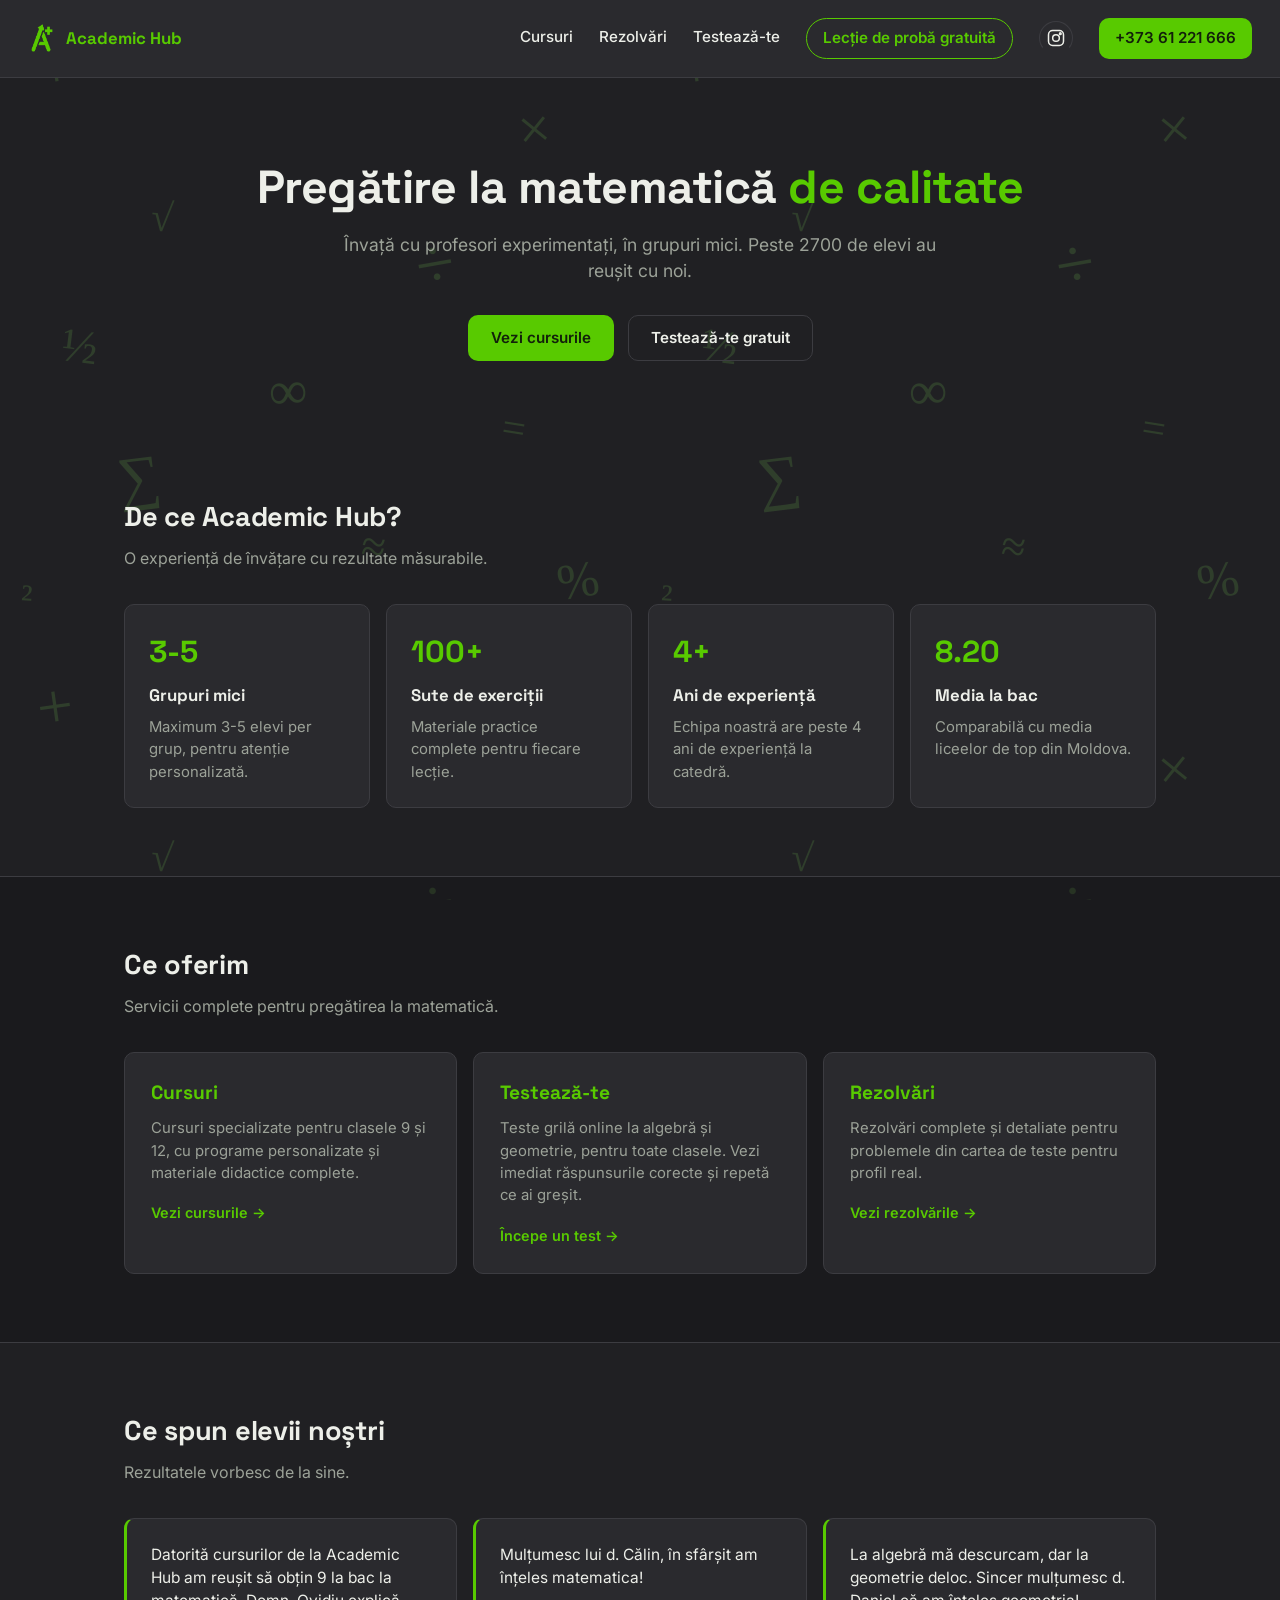
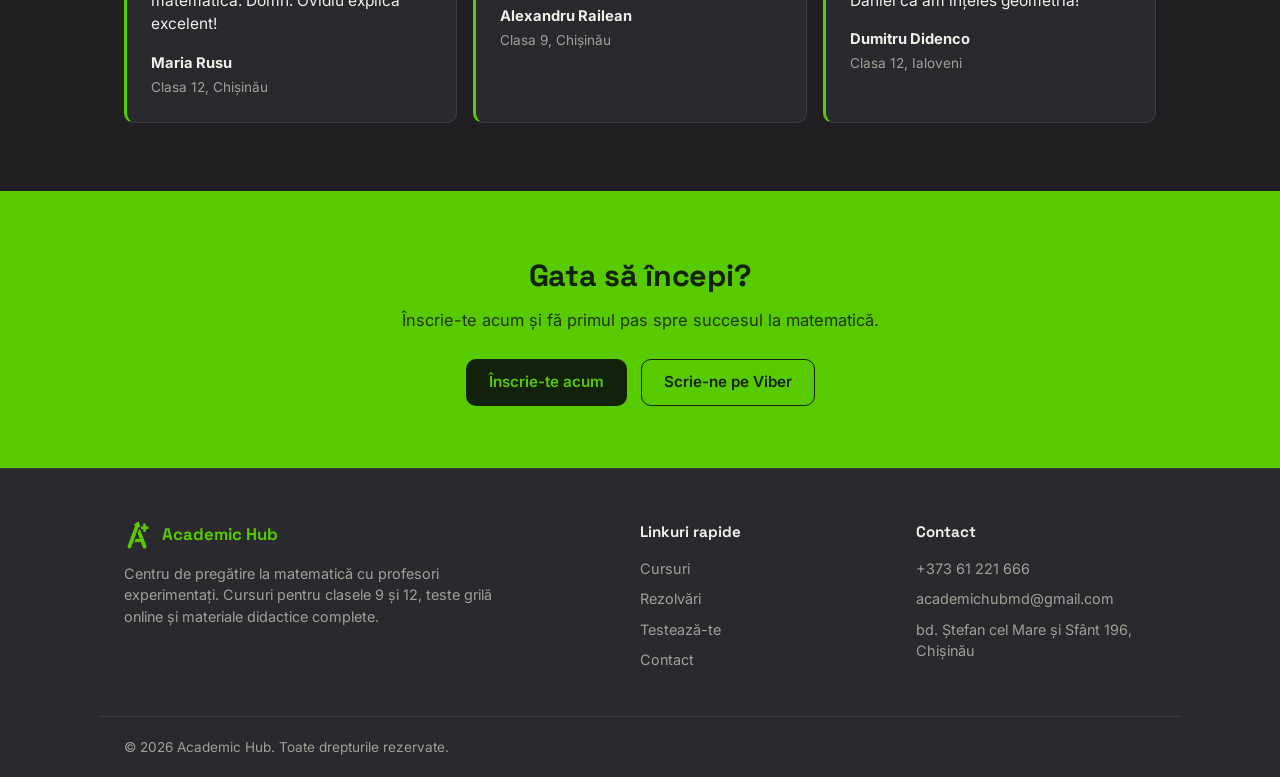
<file: index.html>
<!DOCTYPE html>
<html lang="ro">
<head>
<meta charset="UTF-8">
<meta name="viewport" content="width=device-width, initial-scale=1.0">
<title>Cursuri și Meditații Matematică Chișinău — Academic Hub</title>
<meta name="description" content="Cursuri și meditații matematică în Chișinău, pentru clasele 5-12. Pregătire pentru BAC și examenul de clasa 9, grupuri mici, profesori experimentați, teste grilă gratuite.">
<link rel="icon" href="favicon.ico" sizes="any">
<link rel="icon" href="logo.png" type="image/png">
<link rel="apple-touch-icon" href="apple-touch-icon.png">
<link rel="preconnect" href="https://fonts.googleapis.com">
<link href="https://fonts.googleapis.com/css2?family=Space+Grotesk:wght@500;700&family=Inter:wght@400;500;600&display=swap" rel="stylesheet">
<link rel="stylesheet" href="style.css">
<script type="application/ld+json">
{
  "@context": "https://schema.org",
  "@type": "EducationalOrganization",
  "name": "Academic Hub",
  "url": "https://academichub.md",
  "logo": "https://academichub.md/logo.png",
  "description": "Centru de pregătire la matematică în Chișinău, cu cursuri pentru clasele 9 și 12, meditații individuale și teste grilă online gratuite pentru clasele 5-12.",
  "address": {
    "@type": "PostalAddress",
    "streetAddress": "bd. Ștefan cel Mare și Sfânt 196",
    "addressLocality": "Chișinău",
    "addressCountry": "MD"
  },
  "telephone": "+37361221666",
  "email": "academichubmd@gmail.com",
  "sameAs": [
    "https://www.instagram.com/academichub.md"
  ]
}
</script>
</head>
<body>

<header class="site-header">
  <a class="brand" href="index.html">
    <img class="brand-mark" src="logo.png" alt="Academic Hub">
    <span class="brand-name">Academic Hub</span>
  </a>
  <button class="nav-toggle" id="nav-toggle" aria-expanded="false" aria-label="Meniu">
    <span></span><span></span><span></span>
  </button>
  <nav class="site-nav" id="site-nav">
    <a href="cursuri.html">Cursuri</a>
    <a href="rezolvari.html">Rezolvări</a>
    <a href="teste.html">Testează-te</a>
    <a class="nav-highlight" href="contact.html">Lecție de probă gratuită</a>
    <a class="nav-icon" href="https://www.instagram.com/academichub.md" target="_blank" rel="noopener" aria-label="Instagram">
      <svg viewBox="0 0 24 24" width="20" height="20" fill="none" stroke="currentColor" stroke-width="1.8">
        <rect x="3" y="3" width="18" height="18" rx="5"/>
        <circle cx="12" cy="12" r="4"/>
        <circle cx="17.2" cy="6.8" r="1"/>
      </svg>
    </a>
    <a class="nav-cta" href="tel:+37361221666">+373 61 221 666</a>
  </nav>
</header>

<main>

<section class="hero">
  <div class="wrap">
    <h1>Pregătire la matematică <span class="accent-text">de calitate</span></h1>
    <p class="hero-lead">Învață cu profesori experimentați, în grupuri mici. Peste 2700 de elevi au reușit cu noi.</p>
    <div class="hero-actions">
      <a class="btn-primary" href="cursuri.html">Vezi cursurile</a>
      <a class="btn-secondary" href="teste.html">Testează-te gratuit</a>
    </div>
  </div>
</section>

<section class="section">
  <div class="wrap">
    <h2 class="section-heading">De ce Academic Hub?</h2>
    <p class="section-sub">O experiență de învățare cu rezultate măsurabile.</p>
    <div class="feature-grid">
      <div class="feature-card">
        <span class="feature-num">3-5</span>
        <h3>Grupuri mici</h3>
        <p>Maximum 3-5 elevi per grup, pentru atenție personalizată.</p>
      </div>
      <div class="feature-card">
        <span class="feature-num">100+</span>
        <h3>Sute de exerciții</h3>
        <p>Materiale practice complete pentru fiecare lecție.</p>
      </div>
      <div class="feature-card">
        <span class="feature-num">4+</span>
        <h3>Ani de experiență</h3>
        <p>Echipa noastră are peste 4 ani de experiență la catedră.</p>
      </div>
      <div class="feature-card">
        <span class="feature-num">8.20</span>
        <h3>Media la bac</h3>
        <p>Comparabilă cu media liceelor de top din Moldova.</p>
      </div>
    </div>
  </div>
</section>

<section class="section section-alt">
  <div class="wrap">
    <h2 class="section-heading">Ce oferim</h2>
    <p class="section-sub">Servicii complete pentru pregătirea la matematică.</p>
    <div class="offer-grid">
      <a class="offer-card" href="cursuri.html">
        <h3>Cursuri</h3>
        <p>Cursuri specializate pentru clasele 9 și 12, cu programe personalizate și materiale didactice complete.</p>
        <span class="offer-link">Vezi cursurile →</span>
      </a>
      <a class="offer-card" href="teste.html">
        <h3>Testează-te</h3>
        <p>Teste grilă online la algebră și geometrie, pentru toate clasele. Vezi imediat răspunsurile corecte și repetă ce ai greșit.</p>
        <span class="offer-link">Începe un test →</span>
      </a>
      <a class="offer-card" href="rezolvari.html">
        <h3>Rezolvări</h3>
        <p>Rezolvări complete și detaliate pentru problemele din cartea de teste pentru profil real.</p>
        <span class="offer-link">Vezi rezolvările →</span>
      </a>
    </div>
  </div>
</section>

<section class="section">
  <div class="wrap">
    <h2 class="section-heading">Ce spun elevii noștri</h2>
    <p class="section-sub">Rezultatele vorbesc de la sine.</p>
    <div class="testimonial-grid">
      <blockquote class="testimonial">
        <p>Datorită cursurilor de la Academic Hub am reușit să obțin 9 la bac la matematică. Domn. Ovidiu explică excelent!</p>
        <footer><strong>Maria Rusu</strong><span>Clasa 12, Chișinău</span></footer>
      </blockquote>
      <blockquote class="testimonial">
        <p>Mulțumesc lui d. Călin, în sfârșit am înțeles matematica!</p>
        <footer><strong>Alexandru Railean</strong><span>Clasa 9, Chișinău</span></footer>
      </blockquote>
      <blockquote class="testimonial">
        <p>La algebră mă descurcam, dar la geometrie deloc. Sincer mulțumesc d. Daniel că am înțeles geometria!</p>
        <footer><strong>Dumitru Didenco</strong><span>Clasa 12, Ialoveni</span></footer>
      </blockquote>
    </div>
  </div>
</section>

<section class="cta-band">
  <div class="wrap">
    <h2>Gata să începi?</h2>
    <p>Înscrie-te acum și fă primul pas spre succesul la matematică.</p>
    <div class="hero-actions">
      <a class="btn-primary" href="contact.html">Înscrie-te acum</a>
      <a class="btn-secondary" href="viber://chat?number=37361221666">Scrie-ne pe Viber</a>
    </div>
  </div>
</section>

</main>

<footer class="site-footer">
  <div class="wrap footer-grid">
    <div>
      <div class="brand footer-brand">
        <img class="brand-mark" src="logo.png" alt="">
        <span class="brand-name">Academic Hub</span>
      </div>
      <p class="footer-text">Centru de pregătire la matematică cu profesori experimentați. Cursuri pentru clasele 9 și 12, teste grilă online și materiale didactice complete.</p>
    </div>
    <div>
      <h4>Linkuri rapide</h4>
      <ul class="footer-links">
        <li><a href="cursuri.html">Cursuri</a></li>
        <li><a href="rezolvari.html">Rezolvări</a></li>
        <li><a href="teste.html">Testează-te</a></li>
        <li><a href="contact.html">Contact</a></li>
      </ul>
    </div>
    <div>
      <h4>Contact</h4>
      <ul class="footer-links">
        <li><a href="tel:+37361221666">+373 61 221 666</a></li>
        <li><a href="mailto:academichubmd@gmail.com">academichubmd@gmail.com</a></li>
        <li>bd. Ștefan cel Mare și Sfânt 196, Chișinău</li>
      </ul>
    </div>
  </div>
  <div class="wrap footer-bottom">
    <span>© 2026 Academic Hub. Toate drepturile rezervate.</span>
  </div>
</footer>

<script src="site.js"></script>
</body>
</html>
</file>
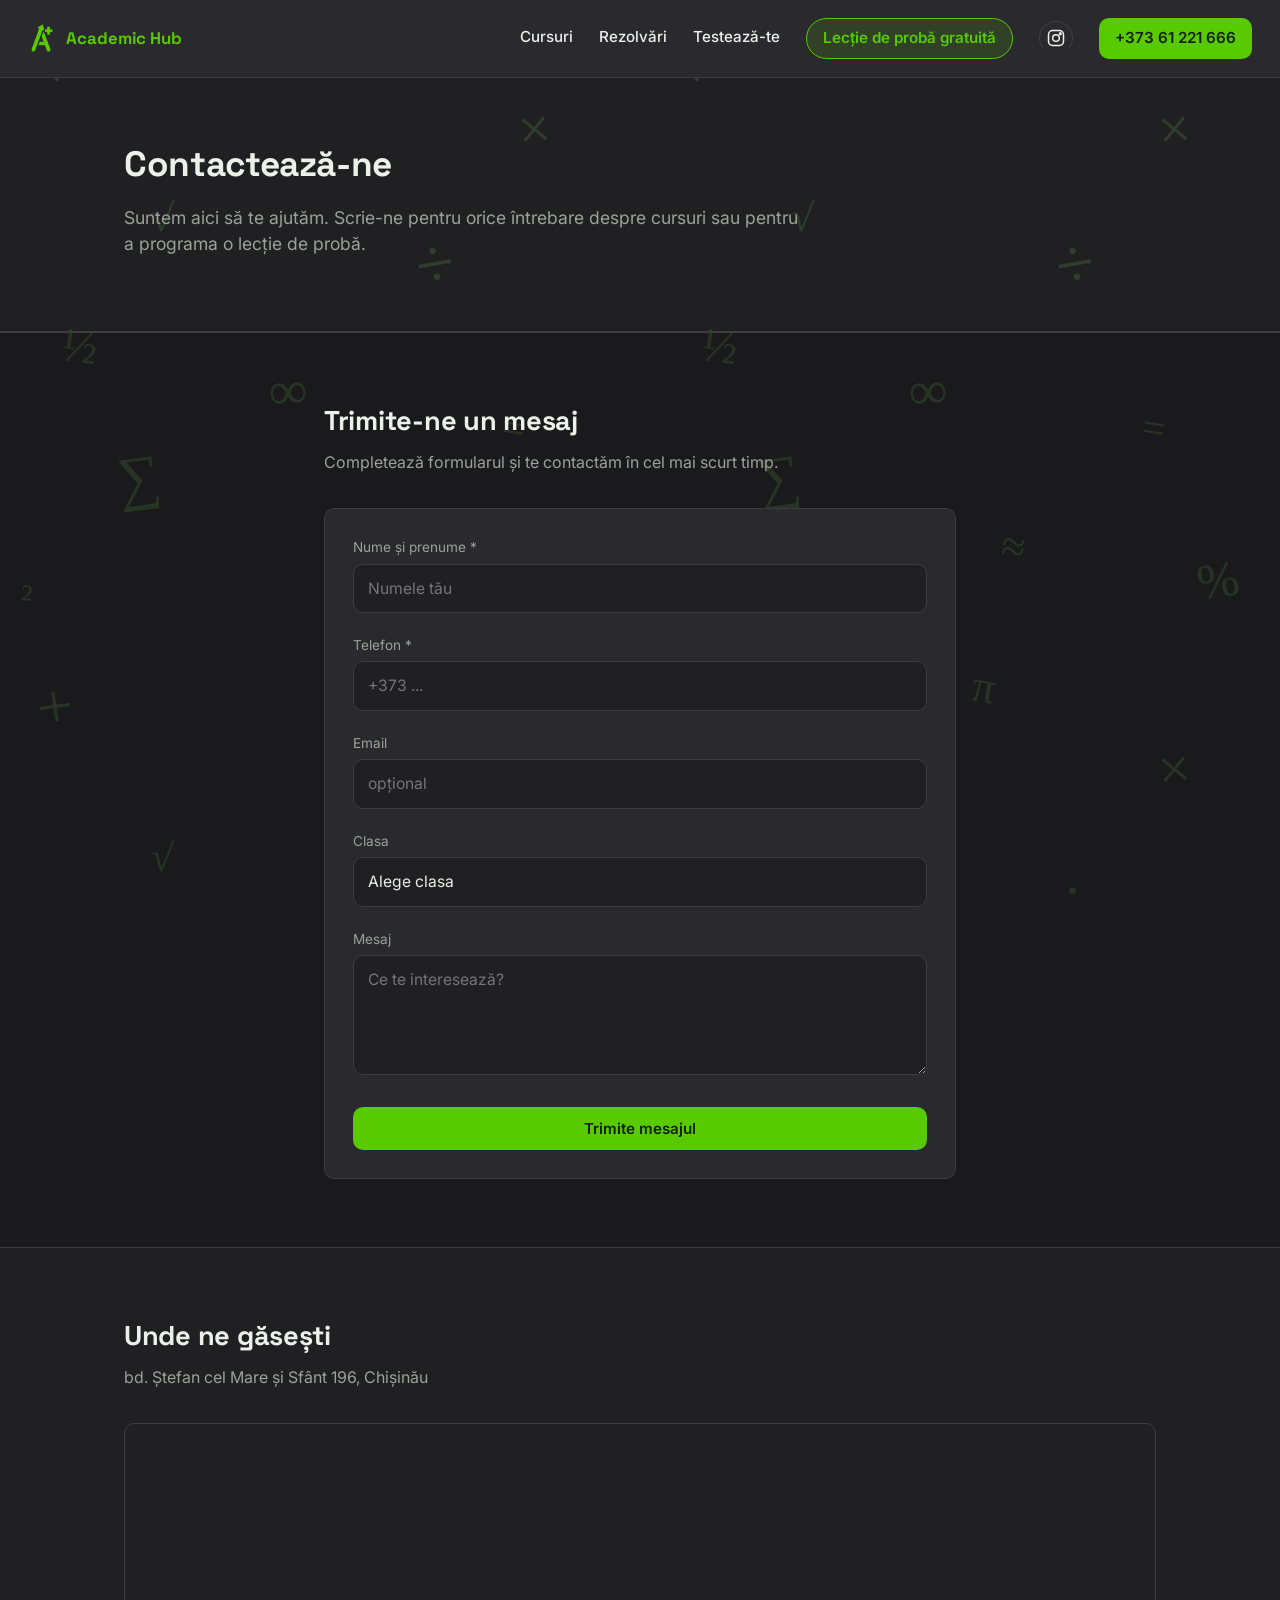
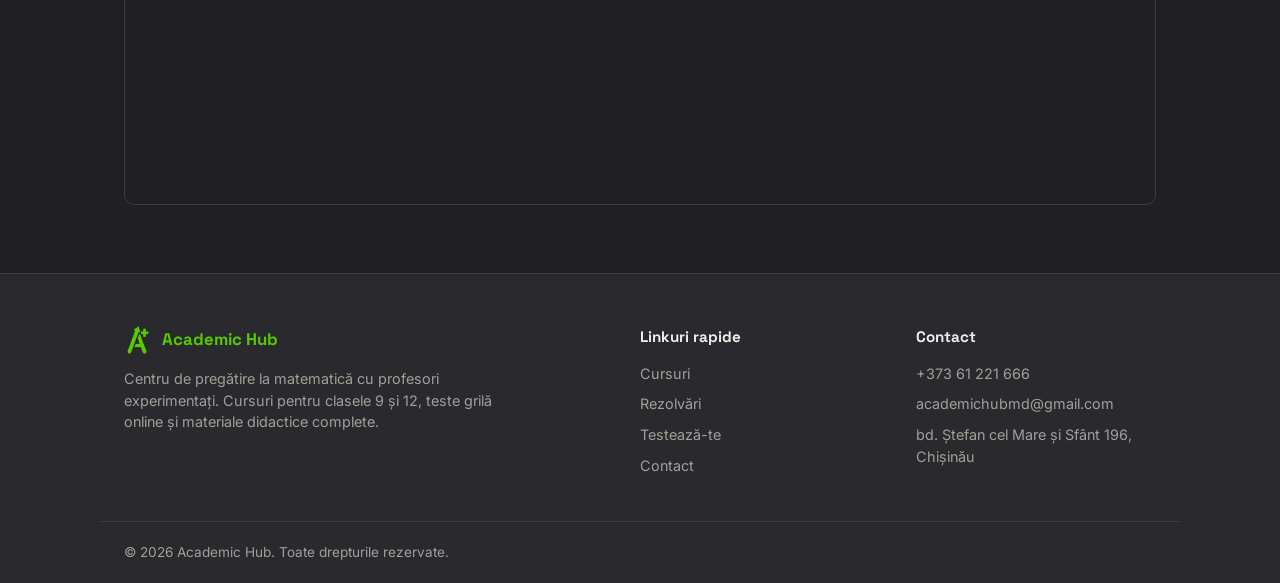
<file: contact.html>
<!DOCTYPE html>
<html lang="ro">
<head>
<meta charset="UTF-8">
<meta name="viewport" content="width=device-width, initial-scale=1.0">
<title>Contact — Lecție de Probă Gratuită | Academic Hub</title>
<meta name="description" content="Contactează Academic Hub: +373 61 221 666, bd. Ștefan cel Mare și Sfânt 196, Chișinău.">
<link rel="icon" href="favicon.ico" sizes="any">
<link rel="icon" href="logo.png" type="image/png">
<link rel="apple-touch-icon" href="apple-touch-icon.png">
<link rel="preconnect" href="https://fonts.googleapis.com">
<link href="https://fonts.googleapis.com/css2?family=Space+Grotesk:wght@500;700&family=Inter:wght@400;500;600&display=swap" rel="stylesheet">
<link rel="stylesheet" href="style.css">
</head>
<body>

<!-- Adresa unde ajung înscrierile din formular (endpointul botului de pe Railway) -->
<script>
const SITE_CONFIG = {
  FORM_ENDPOINT: "https://NUMELE-TAU-RAILWAY.up.railway.app/site-lead"
};
</script>

<header class="site-header">
  <a class="brand" href="index.html">
    <img class="brand-mark" src="logo.png" alt="Academic Hub">
    <span class="brand-name">Academic Hub</span>
  </a>
  <button class="nav-toggle" id="nav-toggle" aria-expanded="false" aria-label="Meniu">
    <span></span><span></span><span></span>
  </button>
  <nav class="site-nav" id="site-nav">
    <a href="cursuri.html">Cursuri</a>
    <a href="rezolvari.html">Rezolvări</a>
    <a href="teste.html">Testează-te</a>
    <a class="nav-highlight" href="contact.html">Lecție de probă gratuită</a>
    <a class="nav-icon" href="https://www.instagram.com/academichub.md" target="_blank" rel="noopener" aria-label="Instagram">
      <svg viewBox="0 0 24 24" width="20" height="20" fill="none" stroke="currentColor" stroke-width="1.8">
        <rect x="3" y="3" width="18" height="18" rx="5"/>
        <circle cx="12" cy="12" r="4"/>
        <circle cx="17.2" cy="6.8" r="1"/>
      </svg>
    </a>
    <a class="nav-cta" href="tel:+37361221666">+373 61 221 666</a>
  </nav>
</header>

<main>

<section class="page-head">
  <div class="wrap">
    <h1>Contactează-ne</h1>
    <p class="hero-lead">Suntem aici să te ajutăm. Scrie-ne pentru orice întrebare despre cursuri sau pentru a programa o lecție de probă.</p>
  </div>
</section>

<section class="section section-alt">
  <div class="wrap wrap-narrow">
    <h2 class="section-heading">Trimite-ne un mesaj</h2>
    <p class="section-sub">Completează formularul și te contactăm în cel mai scurt timp.</p>

    <div class="form-card" id="contact-form">
      <label class="field-label" for="cf-nume">Nume și prenume *</label>
      <input class="text-input" type="text" id="cf-nume" placeholder="Numele tău">

      <label class="field-label" for="cf-telefon">Telefon *</label>
      <input class="text-input" type="tel" id="cf-telefon" placeholder="+373 ...">

      <label class="field-label" for="cf-email">Email</label>
      <input class="text-input" type="email" id="cf-email" placeholder="opțional">

      <label class="field-label" for="cf-clasa">Clasa</label>
      <select class="text-input" id="cf-clasa">
        <option value="">Alege clasa</option>
        <option>Clasa 5</option>
        <option>Clasa 6</option>
        <option>Clasa 7</option>
        <option>Clasa 8</option>
        <option>Clasa 9</option>
        <option>Clasa 10</option>
        <option>Clasa 11</option>
        <option>Clasa 12</option>
      </select>

      <label class="field-label" for="cf-mesaj">Mesaj</label>
      <textarea class="text-input" id="cf-mesaj" rows="4" placeholder="Ce te interesează?"></textarea>

      <p class="form-error" id="cf-error" hidden></p>
      <p class="form-ok" id="cf-ok" hidden></p>

      <button class="btn-primary form-submit" id="cf-trimite">Trimite mesajul</button>
    </div>
  </div>
</section>

<section class="section">
  <div class="wrap">
    <h2 class="section-heading">Unde ne găsești</h2>
    <p class="section-sub">bd. Ștefan cel Mare și Sfânt 196, Chișinău</p>
    <div class="map-wrap">
      <iframe
        src="https://maps.google.com/maps?q=bd.%20Stefan%20cel%20Mare%20si%20Sfant%20196%2C%20Chisinau&z=17&output=embed"
        width="100%" height="380" style="border:0;" allowfullscreen="" loading="lazy"
        referrerpolicy="no-referrer-when-downgrade" title="Harta Academic Hub"></iframe>
    </div>
  </div>
</section>

</main>

<footer class="site-footer">
  <div class="wrap footer-grid">
    <div>
      <div class="brand footer-brand">
        <img class="brand-mark" src="logo.png" alt="">
        <span class="brand-name">Academic Hub</span>
      </div>
      <p class="footer-text">Centru de pregătire la matematică cu profesori experimentați. Cursuri pentru clasele 9 și 12, teste grilă online și materiale didactice complete.</p>
    </div>
    <div>
      <h4>Linkuri rapide</h4>
      <ul class="footer-links">
        <li><a href="cursuri.html">Cursuri</a></li>
        <li><a href="rezolvari.html">Rezolvări</a></li>
        <li><a href="teste.html">Testează-te</a></li>
        <li><a href="contact.html">Contact</a></li>
      </ul>
    </div>
    <div>
      <h4>Contact</h4>
      <ul class="footer-links">
        <li><a href="tel:+37361221666">+373 61 221 666</a></li>
        <li><a href="mailto:academichubmd@gmail.com">academichubmd@gmail.com</a></li>
        <li>bd. Ștefan cel Mare și Sfânt 196, Chișinău</li>
      </ul>
    </div>
  </div>
  <div class="wrap footer-bottom">
    <span>© 2026 Academic Hub. Toate drepturile rezervate.</span>
  </div>
</footer>

<script src="site.js"></script>
</body>
</html>
</file>
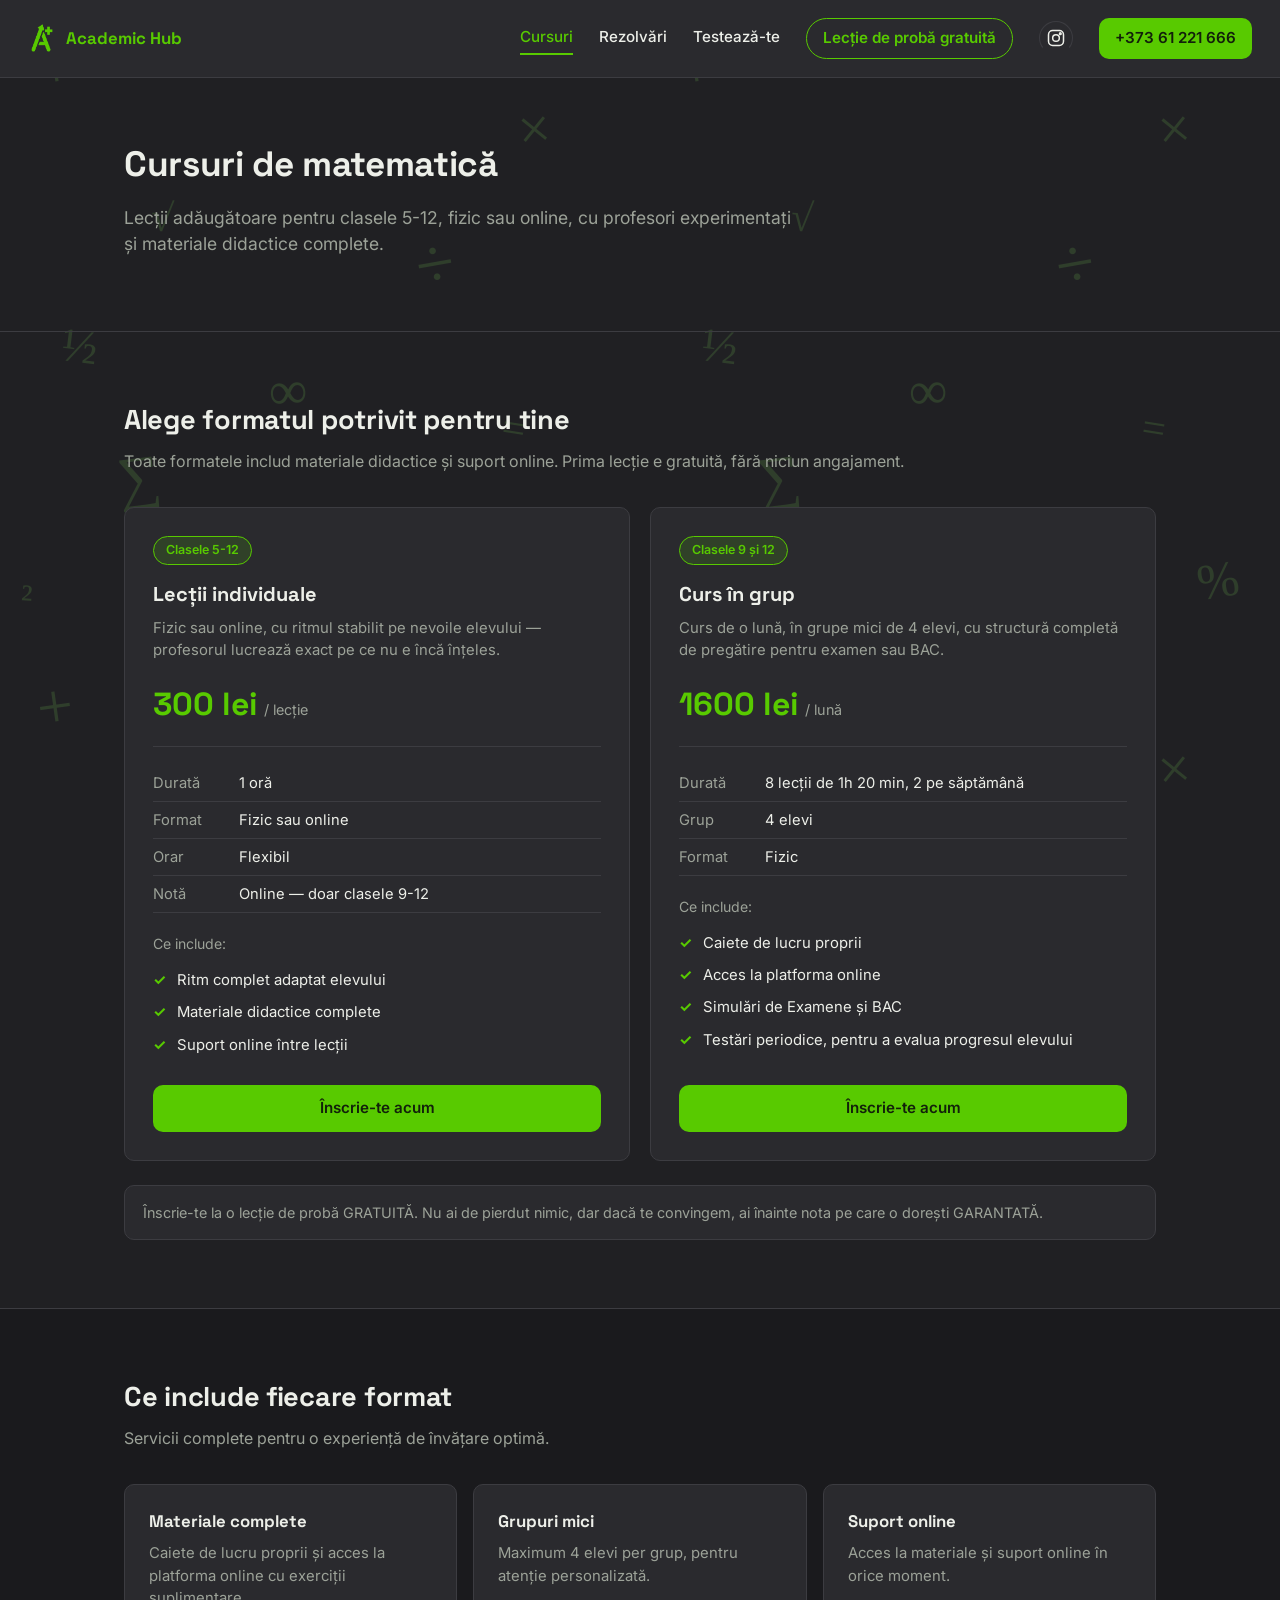
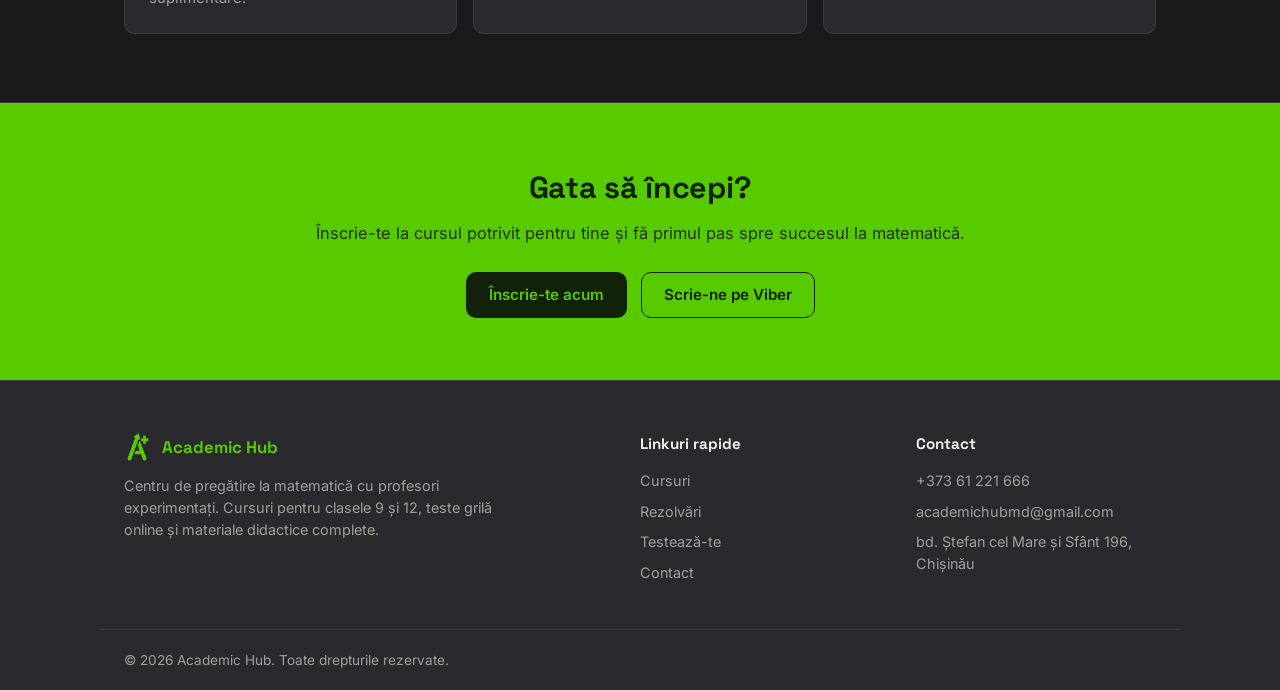
<file: cursuri.html>
<!DOCTYPE html>
<html lang="ro">
<head>
<meta charset="UTF-8">
<meta name="viewport" content="width=device-width, initial-scale=1.0">
<title>Cursuri Matematică Clasele 9 și 12 — Pregătire BAC | Academic Hub</title>
<meta name="description" content="Cursuri de matematică și meditații pentru clasa 9 și pregătire BAC, în Chișinău. Grupuri mici de 3-5 elevi, materiale complete, simulări de examen.">
<link rel="icon" href="favicon.ico" sizes="any">
<link rel="icon" href="logo.png" type="image/png">
<link rel="apple-touch-icon" href="apple-touch-icon.png">
<link rel="preconnect" href="https://fonts.googleapis.com">
<link href="https://fonts.googleapis.com/css2?family=Space+Grotesk:wght@500;700&family=Inter:wght@400;500;600&display=swap" rel="stylesheet">
<link rel="stylesheet" href="style.css">
</head>
<body>

<header class="site-header">
  <a class="brand" href="index.html">
    <img class="brand-mark" src="logo.png" alt="Academic Hub">
    <span class="brand-name">Academic Hub</span>
  </a>
  <button class="nav-toggle" id="nav-toggle" aria-expanded="false" aria-label="Meniu">
    <span></span><span></span><span></span>
  </button>
  <nav class="site-nav" id="site-nav">
    <a href="cursuri.html">Cursuri</a>
    <a href="rezolvari.html">Rezolvări</a>
    <a href="teste.html">Testează-te</a>
    <a class="nav-highlight" href="contact.html">Lecție de probă gratuită</a>
    <a class="nav-icon" href="https://www.instagram.com/academichub.md" target="_blank" rel="noopener" aria-label="Instagram">
      <svg viewBox="0 0 24 24" width="20" height="20" fill="none" stroke="currentColor" stroke-width="1.8">
        <rect x="3" y="3" width="18" height="18" rx="5"/>
        <circle cx="12" cy="12" r="4"/>
        <circle cx="17.2" cy="6.8" r="1"/>
      </svg>
    </a>
    <a class="nav-cta" href="tel:+37361221666">+373 61 221 666</a>
  </nav>
</header>

<main>

<section class="page-head">
  <div class="wrap">
    <h1>Cursuri de matematică</h1>
    <p class="hero-lead">Lecții adăugătoare pentru clasele 5-12, fizic sau online, cu profesori experimentați și materiale didactice complete.</p>
  </div>
</section>

<section class="section">
  <div class="wrap">
    <h2 class="section-heading">Alege formatul potrivit pentru tine</h2>
    <p class="section-sub">Toate formatele includ materiale didactice și suport online. Prima lecție e gratuită, fără niciun angajament.</p>

    <div class="course-grid">

      <article class="course-card">
        <span class="course-tag">Clasele 5-12</span>
        <h3>Lecții individuale</h3>
        <p class="course-desc">Fizic sau online, cu ritmul stabilit pe nevoile elevului — profesorul lucrează exact pe ce nu e încă înțeles.</p>
        <div class="course-price"><strong>300 lei</strong><span>/ lecție</span></div>
        <ul class="course-specs">
          <li><span>Durată</span> 1 oră</li>
          <li><span>Format</span> Fizic sau online</li>
          <li><span>Orar</span> Flexibil</li>
          <li><span>Notă</span> Online — doar clasele 9-12</li>
        </ul>
        <p class="course-includes-title">Ce include:</p>
        <ul class="check-list">
          <li>Ritm complet adaptat elevului</li>
          <li>Materiale didactice complete</li>
          <li>Suport online între lecții</li>
        </ul>
        <a class="btn-primary course-btn" href="contact.html">Înscrie-te acum</a>
      </article>

      <article class="course-card">
        <span class="course-tag">Clasele 9 și 12</span>
        <h3>Curs în grup</h3>
        <p class="course-desc">Curs de o lună, în grupe mici de 4 elevi, cu structură completă de pregătire pentru examen sau BAC.</p>
        <div class="course-price"><strong>1600 lei</strong><span>/ lună</span></div>
        <ul class="course-specs">
          <li><span>Durată</span> 8 lecții de 1h 20 min, 2 pe săptămână</li>
          <li><span>Grup</span> 4 elevi</li>
          <li><span>Format</span> Fizic </li>
        </ul>
        <p class="course-includes-title">Ce include:</p>
        <ul class="check-list">
          <li>Caiete de lucru proprii</li>
          <li>Acces la platforma online</li>
          <li>Simulări de Examene și BAC</li>
          <li>Testări periodice, pentru a evalua progresul elevului</li>
        </ul>
        <a class="btn-primary course-btn" href="contact.html">Înscrie-te acum</a>
      </article>

    </div>

    <p class="course-note">
    Înscrie-te la o lecție de probă GRATUITĂ. Nu ai de pierdut nimic, dar dacă te convingem, ai înainte nota pe care o dorești GARANTATĂ.
    </p>
  </div>
</section>

<section class="section section-alt">
  <div class="wrap">
    <h2 class="section-heading">Ce include fiecare format</h2>
    <p class="section-sub">Servicii complete pentru o experiență de învățare optimă.</p>
    <div class="feature-grid feature-grid-3">
      <div class="feature-card">
        <h3>Materiale complete</h3>
        <p>Caiete de lucru proprii și acces la platforma online cu exerciții suplimentare.</p>
      </div>
      <div class="feature-card">
        <h3>Grupuri mici</h3>
        <p>Maximum 4 elevi per grup, pentru atenție personalizată.</p>
      </div>
      <div class="feature-card">
        <h3>Suport online</h3>
        <p>Acces la materiale și suport online în orice moment.</p>
      </div>
    </div>
  </div>
</section>

<section class="cta-band">
  <div class="wrap">
    <h2>Gata să începi?</h2>
    <p>Înscrie-te la cursul potrivit pentru tine și fă primul pas spre succesul la matematică.</p>
    <div class="hero-actions">
      <a class="btn-primary" href="contact.html">Înscrie-te acum</a>
      <a class="btn-secondary" href="viber://chat?number=37361221666">Scrie-ne pe Viber</a>
    </div>
  </div>
</section>

</main>

<footer class="site-footer">
  <div class="wrap footer-grid">
    <div>
      <div class="brand footer-brand">
        <img class="brand-mark" src="logo.png" alt="">
        <span class="brand-name">Academic Hub</span>
      </div>
      <p class="footer-text">Centru de pregătire la matematică cu profesori experimentați. Cursuri pentru clasele 9 și 12, teste grilă online și materiale didactice complete.</p>
    </div>
    <div>
      <h4>Linkuri rapide</h4>
      <ul class="footer-links">
        <li><a href="cursuri.html">Cursuri</a></li>
        <li><a href="rezolvari.html">Rezolvări</a></li>
        <li><a href="teste.html">Testează-te</a></li>
        <li><a href="contact.html">Contact</a></li>
      </ul>
    </div>
    <div>
      <h4>Contact</h4>
      <ul class="footer-links">
        <li><a href="tel:+37361221666">+373 61 221 666</a></li>
        <li><a href="mailto:academichubmd@gmail.com">academichubmd@gmail.com</a></li>
        <li>bd. Ștefan cel Mare și Sfânt 196, Chișinău</li>
      </ul>
    </div>
  </div>
  <div class="wrap footer-bottom">
    <span>© 2026 Academic Hub. Toate drepturile rezervate.</span>
  </div>
</footer>

<script src="site.js"></script>
</body>
</html>
</file>
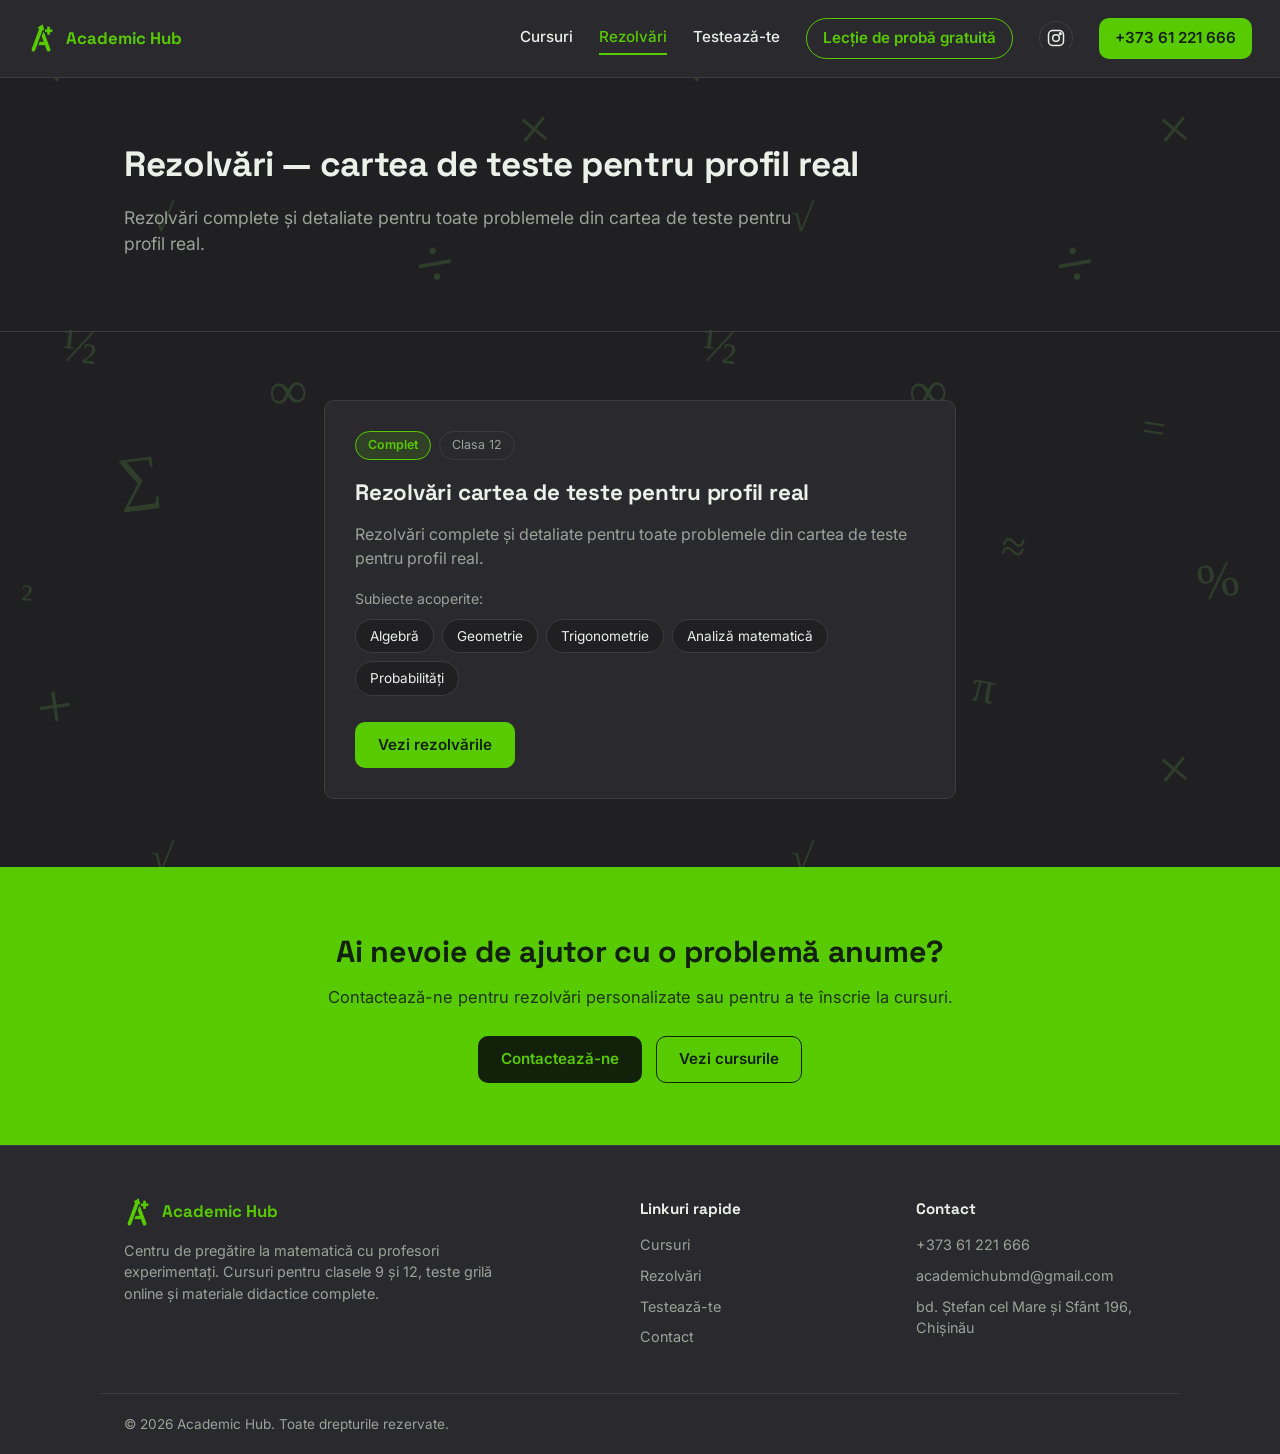
<file: rezolvari.html>
<!DOCTYPE html>
<html lang="ro">
<head>
<meta charset="UTF-8">
<meta name="viewport" content="width=device-width, initial-scale=1.0">
<title>Rezolvări Teste Matematică Profil Real — Academic Hub</title>
<meta name="description" content="Rezolvări complete pentru cartea de teste pentru profil real: algebră, geometrie, trigonometrie, analiză matematică, probabilități.">
<link rel="icon" href="favicon.ico" sizes="any">
<link rel="icon" href="logo.png" type="image/png">
<link rel="apple-touch-icon" href="apple-touch-icon.png">
<link rel="preconnect" href="https://fonts.googleapis.com">
<link href="https://fonts.googleapis.com/css2?family=Space+Grotesk:wght@500;700&family=Inter:wght@400;500;600&display=swap" rel="stylesheet">
<link rel="stylesheet" href="style.css">
</head>
<body>

<header class="site-header">
  <a class="brand" href="index.html">
    <img class="brand-mark" src="logo.png" alt="Academic Hub">
    <span class="brand-name">Academic Hub</span>
  </a>
  <button class="nav-toggle" id="nav-toggle" aria-expanded="false" aria-label="Meniu">
    <span></span><span></span><span></span>
  </button>
  <nav class="site-nav" id="site-nav">
    <a href="cursuri.html">Cursuri</a>
    <a href="rezolvari.html">Rezolvări</a>
    <a href="teste.html">Testează-te</a>
    <a class="nav-highlight" href="contact.html">Lecție de probă gratuită</a>
    <a class="nav-icon" href="https://www.instagram.com/academichub.md" target="_blank" rel="noopener" aria-label="Instagram">
      <svg viewBox="0 0 24 24" width="20" height="20" fill="none" stroke="currentColor" stroke-width="1.8">
        <rect x="3" y="3" width="18" height="18" rx="5"/>
        <circle cx="12" cy="12" r="4"/>
        <circle cx="17.2" cy="6.8" r="1"/>
      </svg>
    </a>
    <a class="nav-cta" href="tel:+37361221666">+373 61 221 666</a>
  </nav>
</header>

<main>

<section class="page-head">
  <div class="wrap">
    <h1>Rezolvări — cartea de teste pentru profil real</h1>
    <p class="hero-lead">Rezolvări complete și detaliate pentru toate problemele din cartea de teste pentru profil real.</p>
  </div>
</section>

<section class="section">
  <div class="wrap wrap-narrow">
    <article class="solution-card">
      <div class="solution-tags">
        <span class="tag tag-accent">Complet</span>
        <span class="tag">Clasa 12</span>
      </div>
      <h2>Rezolvări cartea de teste pentru profil real</h2>
      <p>Rezolvări complete și detaliate pentru toate problemele din cartea de teste pentru profil real.</p>
      <p class="solution-subjects-title">Subiecte acoperite:</p>
      <div class="chip-row">
        <span class="chip">Algebră</span>
        <span class="chip">Geometrie</span>
        <span class="chip">Trigonometrie</span>
        <span class="chip">Analiză matematică</span>
        <span class="chip">Probabilități</span>
      </div>
      <a class="btn-primary solution-btn" href="https://drive.google.com/drive/folders/1_ltQcVn-n7cXOmdsDBaOBXaSa5zuWtWu?usp=sharing" target="_blank" rel="noopener">Vezi rezolvările</a>
    </article>
  </div>
</section>

<section class="cta-band">
  <div class="wrap">
    <h2>Ai nevoie de ajutor cu o problemă anume?</h2>
    <p>Contactează-ne pentru rezolvări personalizate sau pentru a te înscrie la cursuri.</p>
    <div class="hero-actions">
      <a class="btn-primary" href="contact.html">Contactează-ne</a>
      <a class="btn-secondary" href="cursuri.html">Vezi cursurile</a>
    </div>
  </div>
</section>

</main>

<footer class="site-footer">
  <div class="wrap footer-grid">
    <div>
      <div class="brand footer-brand">
        <img class="brand-mark" src="logo.png" alt="">
        <span class="brand-name">Academic Hub</span>
      </div>
      <p class="footer-text">Centru de pregătire la matematică cu profesori experimentați. Cursuri pentru clasele 9 și 12, teste grilă online și materiale didactice complete.</p>
    </div>
    <div>
      <h4>Linkuri rapide</h4>
      <ul class="footer-links">
        <li><a href="cursuri.html">Cursuri</a></li>
        <li><a href="rezolvari.html">Rezolvări</a></li>
        <li><a href="teste.html">Testează-te</a></li>
        <li><a href="contact.html">Contact</a></li>
      </ul>
    </div>
    <div>
      <h4>Contact</h4>
      <ul class="footer-links">
        <li><a href="tel:+37361221666">+373 61 221 666</a></li>
        <li><a href="mailto:academichubmd@gmail.com">academichubmd@gmail.com</a></li>
        <li>bd. Ștefan cel Mare și Sfânt 196, Chișinău</li>
      </ul>
    </div>
  </div>
  <div class="wrap footer-bottom">
    <span>© 2026 Academic Hub. Toate drepturile rezervate.</span>
  </div>
</footer>

<script src="site.js"></script>
</body>
</html>
</file>
<file: style.css>
:root {
  --bg: #202023;
  --bg-card: #2A2A2E;
  --bg-card-hover: #313136;
  --border: #3C3C41;
  --text: #EDEFE9;
  --text-muted: #9CA298;
  --accent: #58CA00;
  --accent-strong: #47A800;
  --accent-ink: #58CA00;
  --accent-soft: rgba(88, 202, 0, 0.14);
  --correct: #58CA00;
  --correct-soft: rgba(88, 202, 0, 0.14);
  --wrong: #E06B62;
  --wrong-soft: rgba(224, 107, 98, 0.14);
  --radius: 10px;
  --font-display: 'Space Grotesk', sans-serif;
  --font-body: 'Inter', sans-serif;
}

* { box-sizing: border-box; }

[hidden] { display: none !important; }

body {
  margin: 0;
  background-color: var(--bg);
  background-image: url("math-pattern.svg");
  background-repeat: repeat;
  background-attachment: fixed;
  color: var(--text);
  font-family: var(--font-body);
  line-height: 1.5;
}

h1, h2 {
  font-family: var(--font-display);
  font-weight: 700;
  letter-spacing: -0.01em;
  margin: 0 0 6px 0;
  color: var(--text);
}

.site-header {
  display: flex;
  align-items: center;
  justify-content: space-between;
  padding: 18px 28px;
  border-bottom: 1px solid var(--border);
  background: var(--bg-card);
}

.brand {
  display: flex;
  align-items: center;
  gap: 10px;
  cursor: pointer;
}

.brand-mark {
  width: 28px;
  height: 28px;
  object-fit: contain;
  display: block;
}

.brand-name {
  font-family: var(--font-display);
  font-weight: 700;
  font-size: 1.05rem;
  color: var(--accent);
}

.brand-sub {
  color: var(--text-muted);
  font-size: 0.9rem;
  padding-left: 8px;
  border-left: 1px solid var(--border);
}

.breadcrumb {
  display: flex;
  gap: 6px;
  font-size: 0.9rem;
  color: var(--text-muted);
}

.breadcrumb button {
  background: none;
  border: none;
  font: inherit;
  color: var(--accent-ink);
  cursor: pointer;
  padding: 0;
}

.breadcrumb span.sep { color: var(--border); }

.app {
  max-width: 760px;
  margin: 0 auto;
  padding: 40px 24px 80px;
}

.screen-lead {
  color: var(--text-muted);
  margin-bottom: 28px;
}

.card-grid {
  display: grid;
  grid-template-columns: repeat(auto-fill, minmax(200px, 1fr));
  gap: 14px;
}

.pick-card {
  text-align: left;
  background: var(--bg-card);
  border: 1px solid var(--border);
  border-radius: var(--radius);
  padding: 18px;
  cursor: pointer;
  font-family: inherit;
  transition: border-color 0.15s ease, background 0.15s ease;
}

.pick-card:hover, .pick-card:focus-visible {
  border-color: var(--accent);
  background: var(--bg-card-hover);
  outline: none;
}

.pick-card .pick-title {
  font-family: var(--font-display);
  font-weight: 700;
  font-size: 1.05rem;
  display: block;
  color: var(--accent);
}

.pick-card .pick-meta {
  color: var(--text-muted);
  font-size: 0.85rem;
  display: block;
  margin-top: 4px;
}

.setup-options {
  display: flex;
  flex-direction: column;
  gap: 18px;
  margin: 24px 0 32px;
}

.option-group {
  border: none;
  padding: 0;
  margin: 0;
  display: flex;
  gap: 8px;
}

.option-group legend {
  font-size: 0.85rem;
  color: var(--text-muted);
  margin-bottom: 6px;
  padding: 0;
}

.pill-choice {
  position: relative;
}

.pill-choice input {
  position: absolute;
  opacity: 0;
}

.pill-choice span {
  display: inline-block;
  padding: 8px 16px;
  border: 1px solid var(--border);
  border-radius: 999px;
  cursor: pointer;
  font-size: 0.9rem;
  color: var(--text);
}

.pill-choice input:checked + span {
  background: var(--accent-soft);
  border-color: var(--accent);
  color: var(--accent-ink);
  font-weight: 600;
}

.switch-choice input[type="checkbox"],
.pill-choice input[type="radio"] {
  accent-color: var(--accent);
}

.switch-choice {
  display: flex;
  align-items: center;
  gap: 10px;
  font-size: 0.95rem;
  cursor: pointer;
  color: var(--text);
}

.count-badge {
  color: var(--text-muted);
  font-size: 0.85rem;
}

.btn-primary, .btn-secondary {
  font-family: var(--font-body);
  font-size: 0.95rem;
  font-weight: 600;
  padding: 11px 22px;
  border-radius: var(--radius);
  cursor: pointer;
  border: 1px solid transparent;
}

.btn-primary {
  background: var(--accent);
  color: #12210A;
}

.btn-primary:hover { background: var(--accent-strong); }

.btn-primary:disabled {
  background: var(--border);
  color: var(--text-muted);
  cursor: not-allowed;
}

.btn-secondary {
  background: transparent;
  border-color: var(--border);
  color: var(--text);
}

.btn-secondary:hover { border-color: var(--text-muted); }

.quiz-topbar {
  margin-bottom: 22px;
}

.progress-track {
  height: 6px;
  background: var(--border);
  border-radius: 999px;
  overflow: hidden;
  margin-bottom: 10px;
}

.progress-fill {
  height: 100%;
  background: var(--accent);
  width: 0%;
  transition: width 0.2s ease;
}

.quiz-stats {
  display: flex;
  gap: 18px;
  font-size: 0.85rem;
  color: var(--text-muted);
}

.stat-correct strong { color: var(--accent-ink); }
.stat-wrong strong { color: var(--wrong); }

.question-card {
  background: var(--bg-card);
  border: 1px solid var(--border);
  border-radius: var(--radius);
  padding: 26px;
}

.question-number {
  color: var(--text-muted);
  font-size: 0.85rem;
  margin: 0 0 8px 0;
}

.question-text {
  font-size: 1.2rem;
  margin-bottom: 8px;
}

.question-hint {
  color: var(--text-muted);
  font-size: 0.85rem;
  margin: 0 0 18px 0;
}

.options-list {
  display: flex;
  flex-direction: column;
  gap: 10px;
  margin-bottom: 20px;
}

.option-btn {
  text-align: left;
  background: var(--bg);
  border: 1px solid var(--border);
  border-radius: var(--radius);
  padding: 13px 16px;
  font: inherit;
  font-size: 0.98rem;
  color: var(--text);
  cursor: pointer;
  display: flex;
  align-items: center;
  gap: 12px;
}

.option-btn .opt-marker {
  width: 18px;
  height: 18px;
  flex-shrink: 0;
  border: 2px solid var(--border);
  display: inline-block;
}

.option-btn[data-tip="simplu"] .opt-marker { border-radius: 50%; }
.option-btn[data-tip="multiplu"] .opt-marker { border-radius: 4px; }

.option-btn.is-selected .opt-marker {
  border-color: var(--accent);
  background: var(--accent);
}

.option-btn:hover:not(:disabled) { border-color: var(--accent); }

.option-btn:disabled { cursor: default; }

.option-btn.is-correct {
  background: var(--correct-soft);
  border-color: var(--correct);
}

.option-btn.is-wrong {
  background: var(--wrong-soft);
  border-color: var(--wrong);
}

.option-btn.is-missed {
  border-color: var(--correct);
  border-style: dashed;
}

.btn-verifica {
  display: block;
  margin-left: auto;
  margin-right: 0;
  margin-bottom: 4px;
}

.btn-verifica[hidden] { display: none; }

.explanation {
  margin-top: 18px;
  padding-top: 16px;
  border-top: 1px solid var(--border);
  color: var(--text-muted);
  font-size: 0.92rem;
}

.quiz-actions {
  display: flex;
  justify-content: space-between;
  gap: 8px;
  margin-top: 20px;
}
.quiz-actions button { flex: 1 1 0; padding-left: 10px; padding-right: 10px; }
.quiz-actions button:disabled { opacity: 0.45; cursor: default; }

.results-summary {
  display: flex;
  align-items: baseline;
  gap: 24px;
  margin: 24px 0 32px;
}

.result-figure {
  display: flex;
  flex-direction: column;
}

.result-figure strong {
  font-family: var(--font-display);
  font-size: 2.6rem;
  color: var(--accent-ink);
}

.result-figure span {
  color: var(--text-muted);
  font-size: 0.85rem;
}

.result-line {
  color: var(--text-muted);
}

.results-actions {
  display: flex;
  gap: 12px;
}

@media (max-width: 560px) {
  .site-header { padding: 12px 14px; }
  .app { padding: 24px 16px 60px; }
  .brand-sub { display: none; }
  .brand-name { font-size: 0.95rem; white-space: nowrap; }
  .brand-mark { width: 24px; height: 24px; }
  .breadcrumb { display: none; }
  .header-right { gap: 10px; }
  .screen-head { flex-direction: column; align-items: stretch; }
  .form-actions { flex-direction: column-reverse; }
  .form-actions button { width: 100%; }
}

/* ===================== LOGIN ===================== */
.screen-login {
  max-width: 420px;
  margin: 6vh auto 0;
  text-align: center;
}

.login-logo {
  width: 72px;
  height: 72px;
  object-fit: contain;
  margin-bottom: 16px;
}

.login-roles {
  display: flex;
  flex-direction: column;
  gap: 12px;
  margin-top: 8px;
}

.role-card {
  background: var(--bg-card);
  border: 1px solid var(--border);
  border-radius: var(--radius);
  padding: 18px;
  cursor: pointer;
  font-family: inherit;
  text-align: left;
  transition: border-color 0.15s ease, background 0.15s ease;
}

.role-card:hover {
  border-color: var(--accent);
  background: var(--bg-card-hover);
}

.role-title {
  display: block;
  font-family: var(--font-display);
  font-weight: 700;
  font-size: 1.02rem;
  color: var(--accent);
}

.role-meta {
  display: block;
  color: var(--text-muted);
  font-size: 0.85rem;
  margin-top: 3px;
}

.login-form {
  margin-top: 8px;
  text-align: left;
}

.login-role-label {
  color: var(--text-muted);
  font-size: 0.9rem;
  margin: 0 0 10px;
}

/* ===================== FORMULARE ===================== */
.text-input {
  width: 100%;
  background: var(--bg);
  border: 1px solid var(--border);
  border-radius: var(--radius);
  padding: 12px 14px;
  color: var(--text);
  font: inherit;
  font-size: 0.98rem;
  margin-bottom: 4px;
}

.text-input:focus {
  outline: none;
  border-color: var(--accent);
}

select.text-input {
  appearance: none;
  cursor: pointer;
}

textarea.text-input {
  resize: vertical;
}

.field-label {
  display: block;
  font-size: 0.85rem;
  color: var(--text-muted);
  margin: 18px 0 6px;
}

.field-hint {
  font-size: 0.82rem;
  color: var(--text-muted);
  margin: 0 0 8px;
}

.form-actions {
  display: flex;
  gap: 12px;
  justify-content: flex-end;
  margin-top: 24px;
}

.form-error {
  color: var(--wrong);
  font-size: 0.9rem;
  margin: 10px 0 0;
}

.form-ok {
  color: var(--accent);
  font-size: 0.9rem;
  margin: 10px 0 0;
}

.btn-link {
  background: none;
  border: none;
  color: var(--accent);
  font: inherit;
  font-size: 0.9rem;
  cursor: pointer;
  padding: 4px 0;
}

.btn-link:hover { text-decoration: underline; }

/* ===================== HEADER ===================== */
.header-right {
  display: flex;
  align-items: center;
  gap: 16px;
}

.screen-head {
  display: flex;
  align-items: flex-start;
  justify-content: space-between;
  gap: 16px;
  margin-bottom: 8px;
}

/* ===================== PANOU PROFESOR ===================== */
.info-box {
  background: var(--bg-card);
  border: 1px solid var(--border);
  border-radius: var(--radius);
  padding: 18px;
  margin-bottom: 20px;
  font-size: 0.9rem;
  color: var(--text-muted);
}

.info-box strong { color: var(--text); }

.info-box ol {
  margin: 10px 0 0;
  padding-left: 20px;
}

.info-box li { margin-bottom: 5px; }

.info-box code {
  background: var(--bg);
  padding: 1px 6px;
  border-radius: 4px;
  color: var(--accent);
}

.varianta-row {
  display: flex;
  align-items: center;
  gap: 10px;
  margin-bottom: 8px;
}

.varianta-row .v-corect {
  accent-color: var(--accent);
  width: 20px;
  height: 20px;
  flex-shrink: 0;
}

.varianta-row .v-text {
  flex: 1;
  margin-bottom: 0;
}

.varianta-row .v-sterge {
  color: var(--text-muted);
  flex-shrink: 0;
}

.preview-wrap {
  margin-top: 10px;
}

.preview-img {
  max-width: 100%;
  max-height: 220px;
  border-radius: var(--radius);
  border: 1px solid var(--border);
  display: block;
  margin-bottom: 6px;
}

/* ===================== IMAGINE ÎN ÎNTREBARE ===================== */
.question-image-wrap {
  margin: 0 0 16px;
}

.question-image {
  max-width: 100%;
  max-height: 300px;
  border-radius: var(--radius);
  border: 1px solid var(--border);
  display: block;
}

/* ===================== GESTIONARE ===================== */
.section-title {
  font-size: 1.05rem;
  margin: 30px 0 12px;
  padding-bottom: 8px;
  border-bottom: 1px solid var(--border);
}

.manage-row {
  display: flex;
  align-items: center;
  justify-content: space-between;
  gap: 12px;
  background: var(--bg-card);
  border: 1px solid var(--border);
  border-radius: var(--radius);
  padding: 13px 16px;
  margin-bottom: 8px;
}

.manage-name {
  display: block;
  font-weight: 600;
  color: var(--text);
}

.manage-meta {
  display: block;
  color: var(--text-muted);
  font-size: 0.82rem;
  margin-top: 2px;
}

.btn-danger {
  background: transparent;
  border: 1px solid var(--wrong);
  color: var(--wrong);
  border-radius: var(--radius);
  padding: 7px 14px;
  font: inherit;
  font-size: 0.85rem;
  font-weight: 600;
  cursor: pointer;
  flex-shrink: 0;
}

.btn-danger:hover:not(:disabled) {
  background: var(--wrong-soft);
}

.btn-danger:disabled {
  opacity: 0.6;
  cursor: not-allowed;
}

.add-row {
  display: flex;
  gap: 10px;
  align-items: flex-start;
  margin-top: 14px;
}

.add-row .text-input {
  flex: 1;
  margin-bottom: 0;
}

.add-row button { flex-shrink: 0; }

@media (max-width: 560px) {
  .add-row { flex-direction: column; }
  .add-row button { width: 100%; }
}

/* Cardul de testare pe materie */
.pick-card-highlight {
  border-color: var(--accent);
  background: var(--accent-soft);
  grid-column: 1 / -1;
}

.pick-card-highlight:hover {
  background: var(--accent-soft);
  border-color: var(--accent-strong);
}

/* ==========================================================
   PAGINI DE PREZENTARE (acasă, cursuri, rezolvări, contact)
   ========================================================== */

.wrap {
  max-width: 1080px;
  margin: 0 auto;
  padding: 0 24px;
}

.wrap-narrow { max-width: 680px; }

/* ---- Header cu meniu ---- */
.site-header {
  position: sticky;
  top: 0;
  z-index: 50;
  flex-wrap: wrap;
}

.brand { text-decoration: none; }

.site-nav {
  display: flex;
  align-items: center;
  gap: 26px;
}

.site-nav a {
  color: var(--text);
  text-decoration: none;
  font-size: 0.95rem;
  font-weight: 500;
  padding: 4px 0;
  border-bottom: 2px solid transparent;
}

.site-nav a:hover { color: var(--accent); }

.site-nav a.is-active {
  color: var(--accent);
  border-bottom-color: var(--accent);
}

.site-nav .nav-cta {
  background: var(--accent);
  color: #12210A;
  padding: 9px 16px;
  border-radius: var(--radius);
  font-weight: 600;
  border-bottom: none;
  white-space: nowrap;
}

.site-nav .nav-cta:hover {
  background: var(--accent-strong);
  color: #12210A;
}

.nav-toggle {
  display: none;
  background: none;
  border: none;
  cursor: pointer;
  padding: 8px;
  flex-direction: column;
  gap: 5px;
}

.nav-toggle span {
  display: block;
  width: 22px;
  height: 2px;
  background: var(--text);
  border-radius: 2px;
}

/* ---- Hero ---- */
.hero {
  padding: 84px 0 68px;
  text-align: center;
}

.hero h1 {
  font-size: 2.9rem;
  line-height: 1.12;
  margin-bottom: 18px;
}

.accent-text { color: var(--accent); }

.hero-lead {
  color: var(--text-muted);
  font-size: 1.1rem;
  max-width: 620px;
  margin: 0 auto 30px;
}

.hero-actions {
  display: flex;
  gap: 14px;
  justify-content: center;
  flex-wrap: wrap;
}

.hero-actions .btn-primary,
.hero-actions .btn-secondary {
  text-decoration: none;
  display: inline-block;
}

.page-head {
  padding: 60px 0 44px;
  border-bottom: 1px solid var(--border);
}

.page-head h1 { font-size: 2.2rem; margin-bottom: 14px; }
.page-head .hero-lead { margin-left: 0; max-width: 680px; }

/* ---- Secțiuni ---- */
.section { padding: 68px 0; }

.section-alt {
  background: rgba(0, 0, 0, 0.18);
  border-top: 1px solid var(--border);
  border-bottom: 1px solid var(--border);
}

.section-heading {
  font-size: 1.7rem;
  margin-bottom: 8px;
}

.section-sub {
  color: var(--text-muted);
  margin: 0 0 34px;
}

/* ---- Carduri de beneficii ---- */
.feature-grid {
  display: grid;
  grid-template-columns: repeat(auto-fit, minmax(210px, 1fr));
  gap: 16px;
}

.feature-grid-3 { grid-template-columns: repeat(auto-fit, minmax(250px, 1fr)); }

.feature-card {
  background: var(--bg-card);
  border: 1px solid var(--border);
  border-radius: var(--radius);
  padding: 24px;
}

.feature-num {
  display: block;
  font-family: var(--font-display);
  font-size: 1.9rem;
  font-weight: 700;
  color: var(--accent);
  margin-bottom: 8px;
}

.feature-card h3 {
  font-family: var(--font-display);
  font-size: 1.05rem;
  margin: 0 0 8px;
}

.feature-card p {
  color: var(--text-muted);
  font-size: 0.93rem;
  margin: 0;
}

/* ---- Ce oferim ---- */
.offer-grid {
  display: grid;
  grid-template-columns: repeat(auto-fit, minmax(260px, 1fr));
  gap: 16px;
}

.offer-card {
  background: var(--bg-card);
  border: 1px solid var(--border);
  border-radius: var(--radius);
  padding: 26px;
  text-decoration: none;
  display: block;
  transition: border-color 0.15s ease, background 0.15s ease;
}

.offer-card:hover {
  border-color: var(--accent);
  background: var(--bg-card-hover);
}

.offer-card h3 {
  font-family: var(--font-display);
  font-size: 1.2rem;
  color: var(--accent);
  margin: 0 0 10px;
}

.offer-card p {
  color: var(--text-muted);
  font-size: 0.93rem;
  margin: 0 0 16px;
}

.offer-link {
  color: var(--accent);
  font-size: 0.9rem;
  font-weight: 600;
}

/* ---- Testimoniale ---- */
.testimonial-grid {
  display: grid;
  grid-template-columns: repeat(auto-fit, minmax(260px, 1fr));
  gap: 16px;
}

.testimonial {
  background: var(--bg-card);
  border: 1px solid var(--border);
  border-left: 3px solid var(--accent);
  border-radius: var(--radius);
  padding: 24px;
  margin: 0;
}

.testimonial p {
  margin: 0 0 16px;
  font-size: 0.97rem;
}

.testimonial footer strong {
  display: block;
  font-size: 0.92rem;
}

.testimonial footer span {
  color: var(--text-muted);
  font-size: 0.85rem;
}

/* ---- Cursuri ---- */
.course-grid {
  display: grid;
  grid-template-columns: repeat(auto-fit, minmax(320px, 1fr));
  gap: 20px;
}

.course-card {
  background: var(--bg-card);
  border: 1px solid var(--border);
  border-radius: var(--radius);
  padding: 28px;
  display: flex;
  flex-direction: column;
}

.course-tag {
  display: inline-block;
  align-self: flex-start;
  background: var(--accent-soft);
  color: var(--accent);
  border: 1px solid var(--accent);
  border-radius: 999px;
  padding: 4px 12px;
  font-size: 0.78rem;
  font-weight: 600;
  margin-bottom: 14px;
}

.course-card h3 {
  font-family: var(--font-display);
  font-size: 1.25rem;
  margin: 0 0 8px;
}

.course-desc {
  color: var(--text-muted);
  font-size: 0.93rem;
  margin: 0 0 18px;
}

.course-price {
  display: flex;
  align-items: baseline;
  gap: 6px;
  padding-bottom: 18px;
  margin-bottom: 18px;
  border-bottom: 1px solid var(--border);
}

.course-price strong {
  font-family: var(--font-display);
  font-size: 2rem;
  color: var(--accent);
}

.course-price span { color: var(--text-muted); font-size: 0.9rem; }

.course-specs {
  list-style: none;
  padding: 0;
  margin: 0 0 20px;
}

.course-specs li {
  font-size: 0.92rem;
  padding: 7px 0;
  border-bottom: 1px solid var(--border);
}

.course-specs li span {
  color: var(--text-muted);
  display: inline-block;
  min-width: 82px;
}

.course-includes-title {
  font-size: 0.88rem;
  color: var(--text-muted);
  margin: 0 0 10px;
}

.check-list {
  list-style: none;
  padding: 0;
  margin: 0 0 24px;
}

.check-list li {
  font-size: 0.93rem;
  padding: 5px 0 5px 24px;
  position: relative;
}

.check-list li::before {
  content: "✓";
  position: absolute;
  left: 0;
  color: var(--accent);
  font-weight: 700;
}

.course-btn {
  margin-top: auto;
  text-align: center;
  text-decoration: none;
  display: block;
}

/* ---- Rezolvări ---- */
.solution-card {
  background: var(--bg-card);
  border: 1px solid var(--border);
  border-radius: var(--radius);
  padding: 30px;
}

.solution-tags { display: flex; gap: 8px; margin-bottom: 16px; }

.tag {
  border: 1px solid var(--border);
  border-radius: 999px;
  padding: 4px 12px;
  font-size: 0.78rem;
  color: var(--text-muted);
}

.tag-accent {
  background: var(--accent-soft);
  border-color: var(--accent);
  color: var(--accent);
  font-weight: 600;
}

.solution-card h2 {
  font-size: 1.4rem;
  margin: 0 0 12px;
}

.solution-card p { color: var(--text-muted); margin: 0 0 18px; }

.solution-subjects-title {
  font-size: 0.88rem;
  margin-bottom: 10px !important;
}

.chip-row { display: flex; flex-wrap: wrap; gap: 8px; margin-bottom: 26px; }

.chip {
  background: var(--bg);
  border: 1px solid var(--border);
  border-radius: 999px;
  padding: 6px 14px;
  font-size: 0.85rem;
}

.solution-btn { text-decoration: none; display: inline-block; }

/* ---- Contact ---- */
.contact-grid {
  display: grid;
  grid-template-columns: repeat(auto-fit, minmax(220px, 1fr));
  gap: 16px;
}

.contact-card {
  background: var(--bg-card);
  border: 1px solid var(--border);
  border-radius: var(--radius);
  padding: 24px;
}

.contact-card h3 {
  font-family: var(--font-display);
  font-size: 0.9rem;
  color: var(--text-muted);
  font-weight: 500;
  margin: 0 0 10px;
}

.contact-value {
  display: block;
  color: var(--accent);
  font-size: 1.02rem;
  font-weight: 600;
  text-decoration: none;
  word-break: break-word;
}

a.contact-value:hover { text-decoration: underline; }

.contact-note {
  color: var(--text-muted);
  font-size: 0.85rem;
  margin: 6px 0 0;
}

.form-card {
  background: var(--bg-card);
  border: 1px solid var(--border);
  border-radius: var(--radius);
  padding: 28px;
}

.form-card .field-label:first-child { margin-top: 0; }

.form-submit {
  width: 100%;
  margin-top: 22px;
}

.map-wrap {
  border: 1px solid var(--border);
  border-radius: var(--radius);
  overflow: hidden;
  line-height: 0;
}

/* ---- Bandă CTA ---- */
.cta-band {
  background: var(--accent);
  color: #12210A;
  padding: 62px 0;
  text-align: center;
}

.cta-band h2 {
  color: #12210A;
  font-size: 1.9rem;
  margin-bottom: 10px;
}

.cta-band p {
  color: #1F3510;
  margin: 0 0 26px;
  font-size: 1.03rem;
}

.cta-band .btn-primary {
  background: #12210A;
  color: var(--accent);
}

.cta-band .btn-primary:hover { background: #000; }

.cta-band .btn-secondary {
  border-color: #12210A;
  color: #12210A;
}

.cta-band .btn-secondary:hover {
  background: rgba(0, 0, 0, 0.09);
  border-color: #12210A;
}

/* ---- Footer ---- */
.site-footer {
  background: var(--bg-card);
  border-top: 1px solid var(--border);
  padding: 52px 0 0;
  margin-top: 0;
}

.footer-grid {
  display: grid;
  grid-template-columns: 2fr 1fr 1fr;
  gap: 36px;
  padding-bottom: 36px;
}

.footer-brand { margin-bottom: 14px; }

.footer-text {
  color: var(--text-muted);
  font-size: 0.9rem;
  margin: 0;
  max-width: 380px;
}

.site-footer h4 {
  font-family: var(--font-display);
  font-size: 0.95rem;
  margin: 0 0 14px;
}

.footer-links {
  list-style: none;
  padding: 0;
  margin: 0;
}

.footer-links li {
  color: var(--text-muted);
  font-size: 0.9rem;
  margin-bottom: 9px;
}

.footer-links a {
  color: var(--text-muted);
  text-decoration: none;
}

.footer-links a:hover { color: var(--accent); }

.footer-bottom {
  border-top: 1px solid var(--border);
  padding-top: 20px;
  padding-bottom: 20px;
  color: var(--text-muted);
  font-size: 0.85rem;
}

/* ---- Mobil ---- */
@media (max-width: 860px) {
  .footer-grid { grid-template-columns: 1fr; gap: 28px; }
}

@media (max-width: 760px) {
  .nav-toggle { display: flex; }

  .site-nav {
    display: none;
    width: 100%;
    flex-direction: column;
    align-items: stretch;
    gap: 0;
    padding-top: 12px;
  }

  .site-nav.is-open { display: flex; }

  .site-nav a {
    padding: 13px 0;
    border-bottom: 1px solid var(--border);
  }

  .site-nav a.is-active { border-bottom-color: var(--border); }

  .site-nav .nav-cta {
    margin-top: 12px;
    text-align: center;
    border-bottom: none;
  }

  .hero { padding: 54px 0 44px; }
  .hero h1 { font-size: 2.05rem; }
  .hero-lead { font-size: 1rem; }
  .section { padding: 48px 0; }
  .section-heading { font-size: 1.4rem; }
  .page-head h1 { font-size: 1.7rem; }
  .cta-band { padding: 48px 0; }
  .cta-band h2 { font-size: 1.5rem; }
  .wrap { padding: 0 16px; }
  .hero-actions { flex-direction: column; }
  .hero-actions a { width: 100%; text-align: center; }
}

/* ---- Iconiță Instagram din header ---- */
.nav-icon {
  display: flex;
  align-items: center;
  justify-content: center;
  color: var(--text-muted);
  width: 34px;
  height: 34px;
  border-radius: 999px;
  border: 1px solid var(--border);
  transition: color 0.15s ease, border-color 0.15s ease;
}

.nav-icon:hover {
  color: var(--accent);
  border-color: var(--accent);
}

@media (max-width: 760px) {
  .nav-icon {
    align-self: flex-start;
    margin-top: 4px;
  }
}

/* ---- Casetă evidențiată: Lecție de probă gratuită ---- */
.site-nav a.nav-highlight {
  color: var(--accent);
  border: 1px solid var(--accent);
  border-radius: 999px;
  padding: 8px 16px;
  font-weight: 600;
  white-space: nowrap;
}

.site-nav a.nav-highlight:hover {
  background: var(--accent-soft);
  color: var(--accent);
}

.site-nav a.nav-highlight.is-active {
  border-bottom: 1px solid var(--accent);
  background: var(--accent-soft);
}

@media (max-width: 760px) {
  .site-nav a.nav-highlight {
    text-align: center;
    margin: 6px 0;
    border-bottom: 1px solid var(--accent);
  }
}

/* ---- Acțiuni pe rând, la editarea întrebărilor ---- */
.row-actions {
  display: flex;
  gap: 8px;
  flex-shrink: 0;
}

.btn-mic {
  padding: 7px 14px;
  font-size: 0.85rem;
}

.manage-row .manage-name {
  line-height: 1.35;
}

@media (max-width: 560px) {
  .manage-row {
    flex-direction: column;
    align-items: stretch;
    gap: 10px;
  }
  .row-actions button { flex: 1; }
}

/* ===================== REZUMATUL TESTULUI ===================== */
.rezumat-card {
  background: var(--bg-card);
  border: 1px solid var(--border);
  border-radius: var(--radius);
  padding: 20px;
  margin-bottom: 14px;
}

.rezumat-head {
  display: flex;
  align-items: center;
  justify-content: space-between;
  gap: 12px;
  margin-bottom: 10px;
}

.rezumat-nr {
  color: var(--text-muted);
  font-size: 0.85rem;
}

.rezumat-stare {
  font-size: 0.8rem;
  font-weight: 600;
  padding: 3px 10px;
  border-radius: 999px;
  border: 1px solid;
  white-space: nowrap;
}

.stare-corect { color: var(--accent); border-color: var(--accent); background: var(--accent-soft); }
.stare-partial { color: #E0A93F; border-color: #E0A93F; background: rgba(224, 169, 63, 0.13); }
.stare-gresit { color: var(--wrong); border-color: var(--wrong); background: var(--wrong-soft); }

.rezumat-intrebare {
  font-family: var(--font-display);
  font-weight: 700;
  font-size: 1.02rem;
  margin: 0 0 14px;
}

.rez-variante {
  list-style: none;
  padding: 0;
  margin: 0;
}

.rez-varianta {
  display: flex;
  align-items: center;
  justify-content: space-between;
  gap: 12px;
  padding: 10px 14px;
  border: 1px solid var(--border);
  border-radius: var(--radius);
  margin-bottom: 7px;
  font-size: 0.94rem;
}

.rez-varianta em {
  font-style: normal;
  font-size: 0.78rem;
  color: var(--text-muted);
  white-space: nowrap;
  flex-shrink: 0;
}

.rez-bun {
  background: var(--correct-soft);
  border-color: var(--correct);
}

.rez-bun em { color: var(--accent); }

.rez-ratat {
  border-color: var(--correct);
  border-style: dashed;
}

.rez-ratat em { color: var(--accent); }

.rez-rau {
  background: var(--wrong-soft);
  border-color: var(--wrong);
}

.rez-rau em { color: var(--wrong); }

.rezumat-explicatie {
  margin: 14px 0 0;
  padding-top: 12px;
  border-top: 1px solid var(--border);
  color: var(--text-muted);
  font-size: 0.9rem;
}

.results-actions { flex-wrap: wrap; }

@media (max-width: 560px) {
  .results-actions { flex-direction: column; }
  .results-actions button { width: 100%; }
  .rez-varianta { flex-direction: column; align-items: flex-start; gap: 4px; }
}

.course-note {
  color: var(--text-muted);
  font-size: 0.9rem;
  margin: 24px 0 0;
  padding: 16px 18px;
  background: var(--bg-card);
  border: 1px solid var(--border);
  border-radius: var(--radius);
}

/* ===================== FORMULE MATEMATICE ===================== */
/* KaTeX: puțin mai mic și în culoarea textului din jur */
.katex { font-size: 1.08em; color: inherit; }
.katex-display { margin: 0.6em 0; }

/* Randarea veche (\frac{a}{b} fără $...$): fracție cu bară */
.frac {
  display: inline-flex;
  flex-direction: column;
  vertical-align: middle;
  text-align: center;
  margin: 0 0.18em;
}
.frac-num {
  padding: 0 0.25em;
  border-bottom: 1.5px solid currentColor;
  line-height: 1.25;
}
.frac-den {
  padding: 0 0.25em;
  line-height: 1.25;
}

/* Bara de formule din panoul de profesor */
.formula-bar {
  position: sticky;
  bottom: 0;
  z-index: 5;
  margin-top: 18px;
  padding: 10px;
  background: var(--bg-card);
  border: 1px solid var(--border);
  border-radius: var(--radius);
  box-shadow: 0 -6px 18px rgba(0, 0, 0, 0.35);
}

.formula-preview {
  min-height: 2.4em;
  max-height: 7em;
  overflow: auto;
  padding: 8px 10px;
  margin-bottom: 8px;
  background: var(--bg);
  border: 1px solid var(--border);
  border-radius: var(--radius);
  color: var(--text);
  font-size: 1rem;
  line-height: 1.7;
  word-break: break-word;
}

.formula-preview-gol {
  color: var(--text-muted);
  font-size: 0.85rem;
}

.formula-row {
  display: flex;
  gap: 6px;
  overflow-x: auto;
  padding-bottom: 6px;
  -webkit-overflow-scrolling: touch;
}

.formula-btn {
  flex: 0 0 auto;
  min-width: 42px;
  height: 40px;
  padding: 0 10px;
  background: var(--bg);
  border: 1px solid var(--border);
  border-radius: 8px;
  color: var(--text);
  font: inherit;
  font-size: 1rem;
  cursor: pointer;
}

.formula-btn:hover,
.formula-btn:active {
  border-color: var(--accent);
  color: var(--accent);
}

.formula-hint { margin: 4px 0 0; }

/* Progres pe teme, serie, statistici */
.pick-card.pick-stapanit { border-color: #16a34a; }
.pick-card.pick-stapanit .pick-meta { color: #4ade80; }
.pick-card.pick-lucru .pick-meta { color: #fbbf24; }
.pick-bar { display: block; height: 4px; border-radius: 2px; background: rgba(255,255,255,0.12); margin-top: 8px; overflow: hidden; }
.pick-bar > span { display: block; height: 100%; background: #16a34a; }
.serie-zile { display: inline-block; margin: 0 0 14px; padding: 6px 12px; border-radius: 999px; background: rgba(251,191,36,0.15); color: #fbbf24; font-weight: 700; font-size: 0.9rem; }
.st-h { font-size: 1.1rem; margin: 22px 0 10px; }
.st-rand { display: flex; gap: 12px; align-items: flex-start; padding: 10px 12px; margin-bottom: 8px; border: 1px solid var(--border, rgba(255,255,255,0.12)); border-radius: 10px; }
.st-text { display: block; min-width: 0; }
.st-q { display: block; }
.st-meta { display: block; margin-top: 3px; font-size: 0.8rem; color: var(--text-muted); }
.st-nota { font-size: 0.85rem; }

.mat-card { display: block; text-decoration: none; margin-bottom: 10px; }
.st-rand .mp-sterge { margin-left: auto; flex: 0 0 auto; }
</file>
